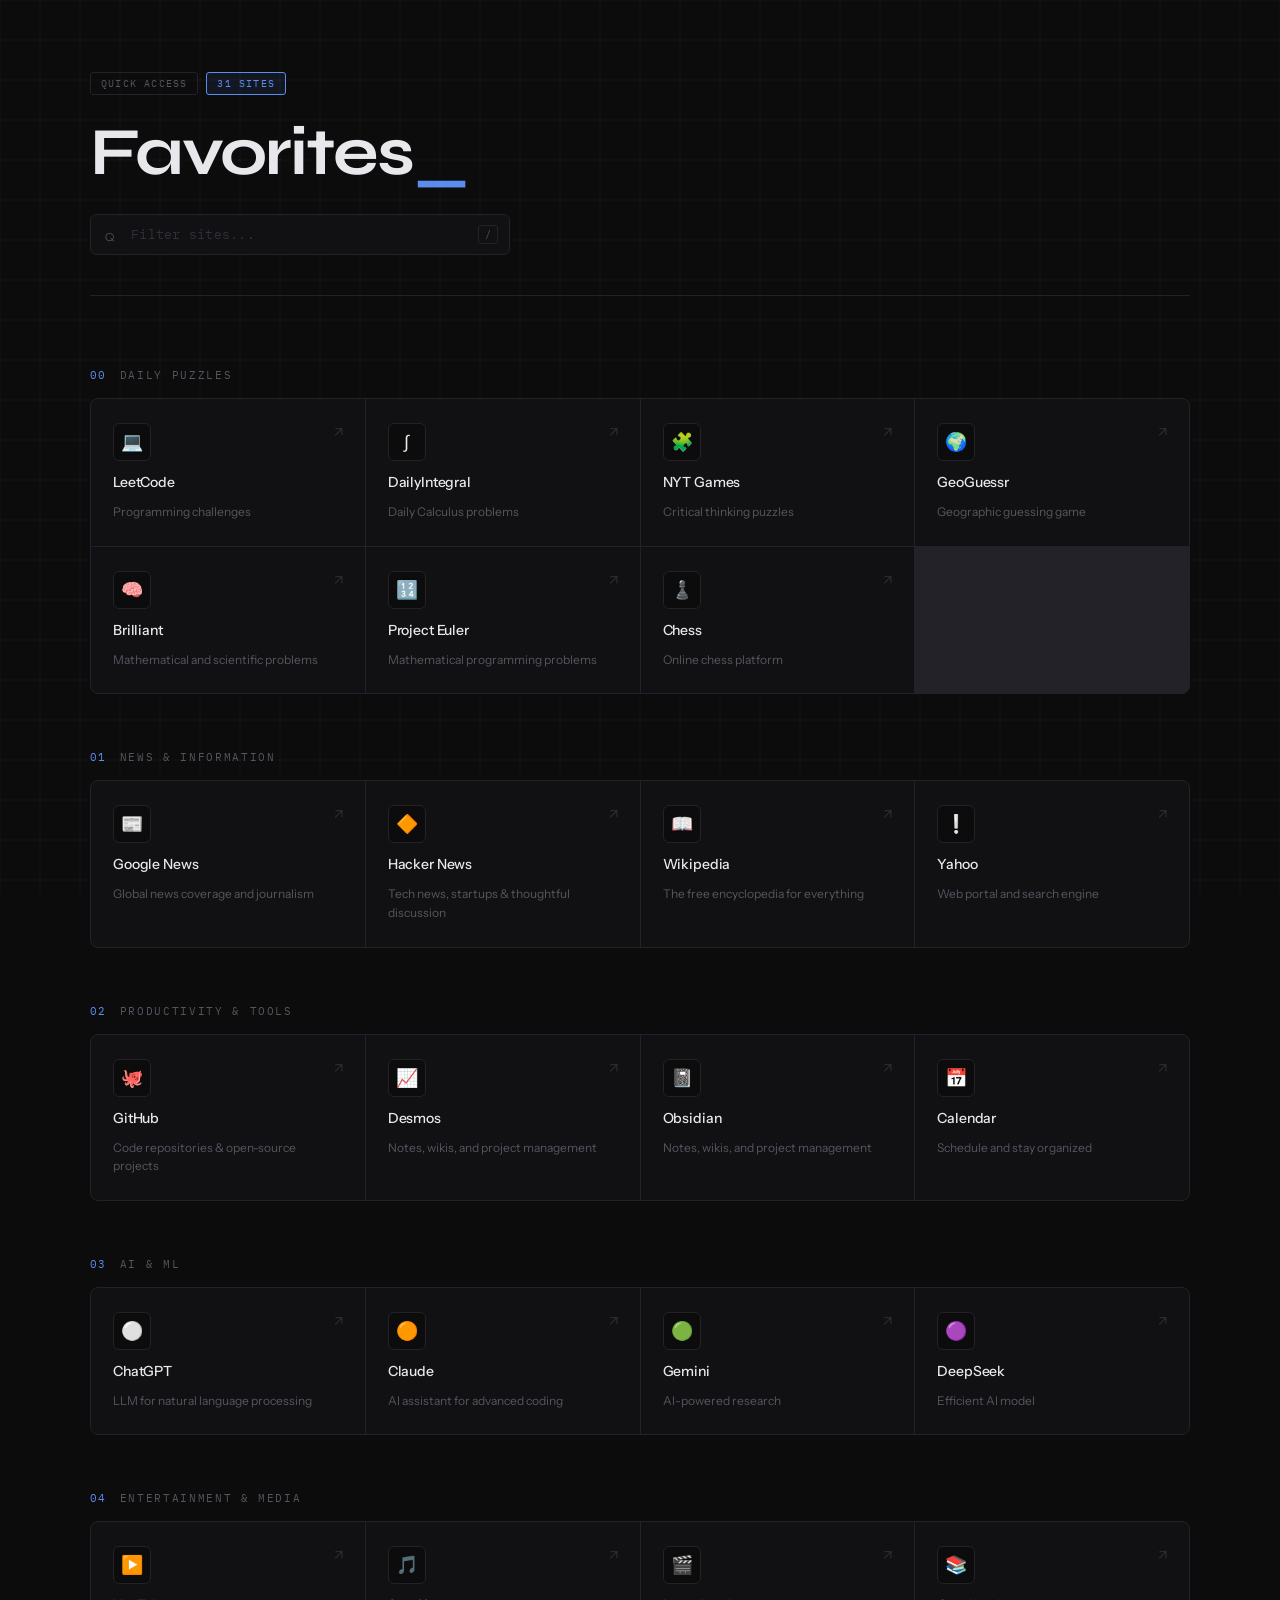
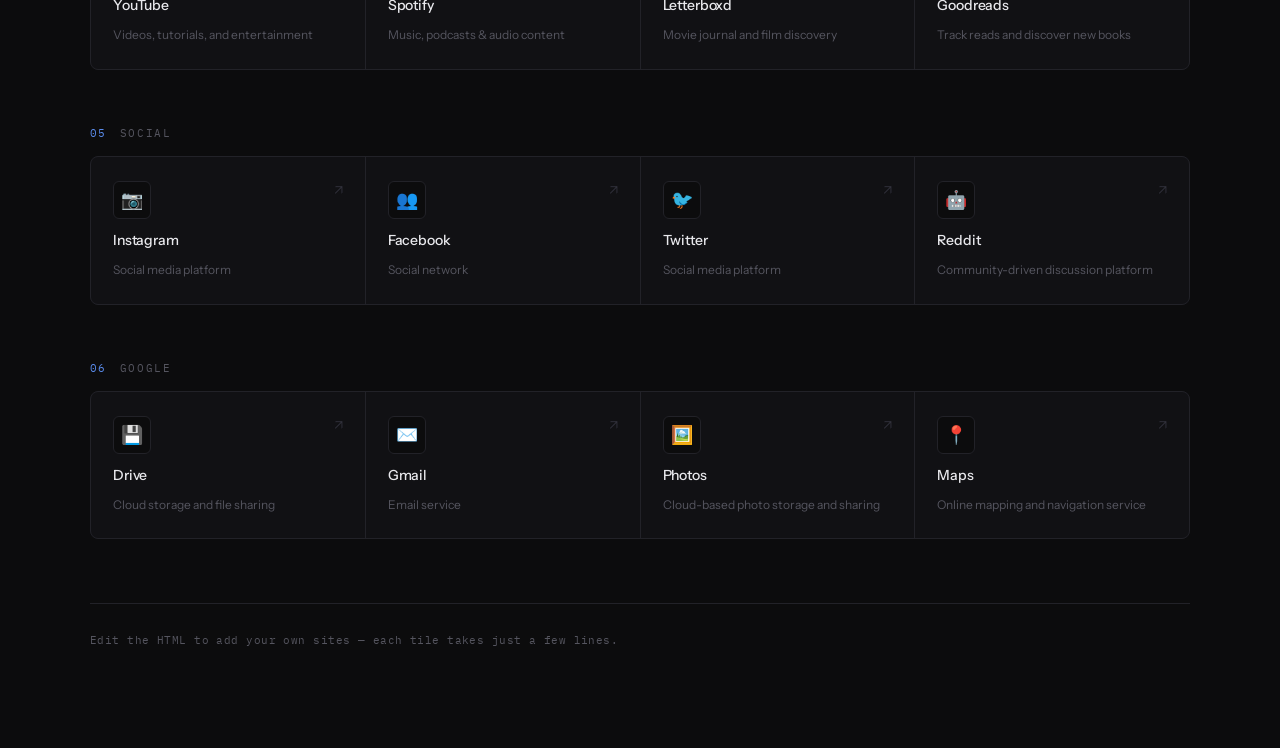
<file: index.html>
<!DOCTYPE html>
<html lang="en">
<head>
  <meta charset="UTF-8" />
  <meta name="viewport" content="width=device-width, initial-scale=1.0"/>
  <title>My Favorites</title>
  <link rel="preconnect" href="https://fonts.googleapis.com">
  <link href="https://fonts.googleapis.com/css2?family=Syne:wght@400;600;700&family=IBM+Plex+Mono:wght@400;500&family=Instrument+Sans:wght@300;400;500&display=swap" rel="stylesheet">
  <link rel="stylesheet" href="style.css" />
</head>
<body>

  <canvas id="bg-canvas"></canvas>

  <header>
    <div class="header-meta">
      <span class="tag">QUICK ACCESS</span>
      <span class="tag tag-count">31 SITES</span>
    </div>
    <h1>Favorites<span class="cursor">_</span></h1>
    <p class="subtitle"></p>
    <div class="search-wrap">
      <span class="search-icon">⌕</span>
      <input
        id="search"
        class="search-input"
        type="text"
        placeholder="Filter sites..."
        autocomplete="off"
        spellcheck="false"
      />
      <kbd class="search-kbd">/</kbd>
    </div>
  </header>

  <main>

    <section>
      <div class="section-header">
        <span class="section-num">00</span>
        <p class="section-label">Daily Puzzles</p>
      </div>
      <div class="grid" id="news">
        <a class="tile" href="https://leetcode.com/problemset/" target="_blank" rel="noopener">
          <div class="tile-top">
            <div class="tile-icon">💻</div>
            <span class="tile-arrow">↗</span>
          </div>
          <div class="tile-name">LeetCode</div>
          <div class="tile-desc">Programming challenges</div>
        </a>
        <a class="tile" href="https://dailyintegral.com/" target="_blank" rel="noopener">
          <div class="tile-top">
            <div class="tile-icon">∫</div>
            <span class="tile-arrow">↗</span>
          </div>
          <div class="tile-name">DailyIntegral</div>
          <div class="tile-desc">Daily Calculus problems</div>
        </a>
        <a class="tile" href="https://www.nytimes.com/puzzles" target="_blank" rel="noopener">
          <div class="tile-top">
            <div class="tile-icon">🧩</div>
            <span class="tile-arrow">↗</span>
          </div>
          <div class="tile-name">NYT Games</div>
          <div class="tile-desc">Critical thinking puzzles</div>
        </a>
        <a class="tile" href="https://www.geoguessr.com/quiz/seterra" target="_blank" rel="noopener">
          <div class="tile-top">
            <div class="tile-icon">🌍</div>
            <span class="tile-arrow">↗</span>
          </div>
          <div class="tile-name">GeoGuessr</div>
          <div class="tile-desc">Geographic guessing game</div>
        </a>
        <a class="tile" href="https://brilliant.org/" target="_blank" rel="noopener">
          <div class="tile-top">
            <div class="tile-icon">🧠</div>
            <span class="tile-arrow">↗</span>
          </div>
          <div class="tile-name">Brilliant</div>
          <div class="tile-desc">Mathematical and scientific problems</div>
        </a>
        <a class="tile" href="https://projecteuler.net/about" target="_blank" rel="noopener">
          <div class="tile-top">
            <div class="tile-icon">🔢</div>
            <span class="tile-arrow">↗</span>
          </div>
          <div class="tile-name">Project Euler</div>
          <div class="tile-desc">Mathematical programming problems</div>
        </a>
        <a class="tile" href="https://www.chess.com/home" target="_blank" rel="noopener">
          <div class="tile-top">
            <div class="tile-icon">♟️</div>
            <span class="tile-arrow">↗</span>
          </div>
          <div class="tile-name">Chess</div>
          <div class="tile-desc">Online chess platform</div>
        </a>
      </div>
    </section>

    <section>
      <div class="section-header">
        <span class="section-num">01</span>
        <p class="section-label">News &amp; Information</p>
      </div>
      <div class="grid" id="news">
        <a class="tile" href="https://news.google.com/home?hl=en-US&gl=US&ceid=US:en" target="_blank" rel="noopener">
          <div class="tile-top">
            <div class="tile-icon">📰</div>
            <span class="tile-arrow">↗</span>
          </div>
          <div class="tile-name">Google News</div>
          <div class="tile-desc">Global news coverage and journalism</div>
        </a>
        <a class="tile" href="https://news.ycombinator.com" target="_blank" rel="noopener">
          <div class="tile-top">
            <div class="tile-icon">🔶</div>
            <span class="tile-arrow">↗</span>
          </div>
          <div class="tile-name">Hacker News</div>
          <div class="tile-desc">Tech news, startups &amp; thoughtful discussion</div>
        </a>
        <a class="tile" href="https://www.wikipedia.org" target="_blank" rel="noopener">
          <div class="tile-top">
            <div class="tile-icon">📖</div>
            <span class="tile-arrow">↗</span>
          </div>
          <div class="tile-name">Wikipedia</div>
          <div class="tile-desc">The free encyclopedia for everything</div>
        </a>
        <a class="tile" href="https://www.yahoo.com" target="_blank" rel="noopener">
          <div class="tile-top">
            <div class="tile-icon">❕</div>
            <span class="tile-arrow">↗</span>
          </div>
          <div class="tile-name">Yahoo</div>
          <div class="tile-desc">Web portal and search engine</div>
        </a>
      </div>
    </section>

    <section>
      <div class="section-header">
        <span class="section-num">02</span>
        <p class="section-label">Productivity &amp; Tools</p>
      </div>
      <div class="grid" id="tools">
        <a class="tile" href="https://github.com" target="_blank" rel="noopener">
          <div class="tile-top">
            <div class="tile-icon">🐙</div>
            <span class="tile-arrow">↗</span>
          </div>
          <div class="tile-name">GitHub</div>
          <div class="tile-desc">Code repositories &amp; open-source projects</div>
        </a>
        <a class="tile" href="https://www.desmos.com" target="_blank" rel="noopener">
          <div class="tile-top">
            <div class="tile-icon">📈</div>
            <span class="tile-arrow">↗</span>
          </div>
          <div class="tile-name">Desmos</div>
          <div class="tile-desc">Notes, wikis, and project management</div>
        </a>
        <a class="tile" href="https://obsidian.md/" target="_blank" rel="noopener">
          <div class="tile-top">
            <div class="tile-icon">📓</div>
            <span class="tile-arrow">↗</span>
          </div>
          <div class="tile-name">Obsidian</div>
          <div class="tile-desc">Notes, wikis, and project management</div>
        </a>
        <a class="tile" href="https://calendar.google.com" target="_blank" rel="noopener">
          <div class="tile-top">
            <div class="tile-icon">📅</div>
            <span class="tile-arrow">↗</span>
          </div>
          <div class="tile-name">Calendar</div>
          <div class="tile-desc">Schedule and stay organized</div>
        </a>
      </div>
    </section>

    <section>
      <div class="section-header">
        <span class="section-num">03</span>
        <p class="section-label">AI &amp; ML</p>
      </div>
      <div class="grid" id="media">
        <a class="tile" href="https://www.chatgpt.com" target="_blank" rel="noopener">
          <div class="tile-top">
            <div class="tile-icon">⚪</div>
            <span class="tile-arrow">↗</span>
          </div>
          <div class="tile-name">ChatGPT</div>
          <div class="tile-desc">LLM for natural language processing</div>
        </a>
        <a class="tile" href="https://claude.ai/new" target="_blank" rel="noopener">
          <div class="tile-top">
            <div class="tile-icon">🟠</div>
            <span class="tile-arrow">↗</span>
          </div>
          <div class="tile-name">Claude</div>
          <div class="tile-desc">AI assistant for advanced coding</div>
        </a>
        <a class="tile" href="https://gemini.google.com" target="_blank" rel="noopener">
          <div class="tile-top">
            <div class="tile-icon">🟢</div>
            <span class="tile-arrow">↗</span>
          </div>
          <div class="tile-name">Gemini</div>
          <div class="tile-desc">AI-powered research</div>
        </a>
        <a class="tile" href="https://chat.deepseek.com/" target="_blank" rel="noopener">
          <div class="tile-top">
            <div class="tile-icon">🟣</div>
            <span class="tile-arrow">↗</span>
          </div>
          <div class="tile-name">DeepSeek</div>
          <div class="tile-desc">Efficient AI model</div>
        </a>
      </div>
    </section>

    <section>
      <div class="section-header">
        <span class="section-num">04</span>
        <p class="section-label">Entertainment &amp; Media</p>
      </div>
      <div class="grid" id="media">
        <a class="tile" href="https://www.youtube.com" target="_blank" rel="noopener">
          <div class="tile-top">
            <div class="tile-icon">▶️</div>
            <span class="tile-arrow">↗</span>
          </div>
          <div class="tile-name">YouTube</div>
          <div class="tile-desc">Videos, tutorials, and entertainment</div>
        </a>
        <a class="tile" href="https://open.spotify.com" target="_blank" rel="noopener">
          <div class="tile-top">
            <div class="tile-icon">🎵</div>
            <span class="tile-arrow">↗</span>
          </div>
          <div class="tile-name">Spotify</div>
          <div class="tile-desc">Music, podcasts &amp; audio content</div>
        </a>
        <a class="tile" href="https://letterboxd.com" target="_blank" rel="noopener">
          <div class="tile-top">
            <div class="tile-icon">🎬</div>
            <span class="tile-arrow">↗</span>
          </div>
          <div class="tile-name">Letterboxd</div>
          <div class="tile-desc">Movie journal and film discovery</div>
        </a>
        <a class="tile" href="https://www.goodreads.com" target="_blank" rel="noopener">
          <div class="tile-top">
            <div class="tile-icon">📚</div>
            <span class="tile-arrow">↗</span>
          </div>
          <div class="tile-name">Goodreads</div>
          <div class="tile-desc">Track reads and discover new books</div>
        </a>
      </div>
    </section>

    <section>
      <div class="section-header">
        <span class="section-num">05</span>
        <p class="section-label">Social</p>
      </div>
      <div class="grid" id="media">
        <a class="tile" href="https://www.instagram.com/?hl=en" target="_blank" rel="noopener">
          <div class="tile-top">
            <div class="tile-icon">📷</div>
            <span class="tile-arrow">↗</span>
          </div>
          <div class="tile-name">Instagram</div>
          <div class="tile-desc">Social media platform</div>
        </a>
        <a class="tile" href="https://www.facebook.com/" target="_blank" rel="noopener">
          <div class="tile-top">
            <div class="tile-icon">👥</div>
            <span class="tile-arrow">↗</span>
          </div>
          <div class="tile-name">Facebook</div>
          <div class="tile-desc">Social network</div>
        </a>
        <a class="tile" href="https://twitter.com/" target="_blank" rel="noopener">
          <div class="tile-top">
            <div class="tile-icon">🐦</div>
            <span class="tile-arrow">↗</span>
          </div>
          <div class="tile-name">Twitter</div>
          <div class="tile-desc">Social media platform</div>
        </a>
        <a class="tile" href="https://www.reddit.com/" target="_blank" rel="noopener">
          <div class="tile-top">
            <div class="tile-icon">🤖</div>
            <span class="tile-arrow">↗</span>
          </div>
          <div class="tile-name">Reddit</div>
          <div class="tile-desc">Community-driven discussion platform</div>
        </a>
      </div>
    </section>

    <section>
      <div class="section-header">
        <span class="section-num">06</span>
        <p class="section-label">Google</p>
      </div>
      <div class="grid" id="media">
        <a class="tile" href="https://drive.google.com" target="_blank" rel="noopener">
          <div class="tile-top">
            <div class="tile-icon">💾</div>
            <span class="tile-arrow">↗</span>
          </div>
          <div class="tile-name">Drive</div>
          <div class="tile-desc">Cloud storage and file sharing</div>
        </a>
        <a class="tile" href="https://mail.google.com/" target="_blank" rel="noopener">
          <div class="tile-top">
            <div class="tile-icon">✉️</div>
            <span class="tile-arrow">↗</span>
          </div>
          <div class="tile-name">Gmail</div>
          <div class="tile-desc">Email service</div>
        </a>
        <a class="tile" href="https://photos.google.com/" target="_blank" rel="noopener">
          <div class="tile-top">
            <div class="tile-icon">🖼️</div>
            <span class="tile-arrow">↗</span>
          </div>
          <div class="tile-name">Photos</div>
          <div class="tile-desc">Cloud-based photo storage and sharing</div>
        </a>
        <a class="tile" href="https://www.google.com/maps" target="_blank" rel="noopener">
          <div class="tile-top">
            <div class="tile-icon">📍</div>
            <span class="tile-arrow">↗</span>
          </div>
          <div class="tile-name">Maps</div>
          <div class="tile-desc">Online mapping and navigation service</div>
        </a>
      </div>
    </section>

  </main>

  <footer>
    <span class="footer-label">Edit the HTML to add your own sites — each tile takes just a few lines.</span>
  </footer>

  <script>
    /* ── Animated grid canvas ── */
    const canvas = document.getElementById('bg-canvas');
    const ctx = canvas.getContext('2d');
    const CELL = 40;
    let W, H, cols, rows, pulses = [];

    function resize() {
      W = canvas.width  = window.innerWidth;
      H = canvas.height = window.innerHeight;
      cols = Math.ceil(W / CELL) + 1;
      rows = Math.ceil(H / CELL) + 1;
    }

    function spawnPulse() {
      pulses.push({
        x: Math.floor(Math.random() * cols),
        y: Math.floor(Math.random() * rows),
        r: 0,
        maxR: 5 + Math.random() * 7,
        alpha: 0.45 + Math.random() * 0.3
      });
    }

    function drawGrid() {
      ctx.clearRect(0, 0, W, H);

      /* static grid lines */
      ctx.strokeStyle = 'rgba(255,255,255,0.03)';
      ctx.lineWidth = 1;
      for (let c = 0; c <= cols; c++) {
        ctx.beginPath(); ctx.moveTo(c * CELL, 0); ctx.lineTo(c * CELL, H); ctx.stroke();
      }
      for (let r = 0; r <= rows; r++) {
        ctx.beginPath(); ctx.moveTo(0, r * CELL); ctx.lineTo(W, r * CELL); ctx.stroke();
      }

      /* intersection dots */
      ctx.fillStyle = 'rgba(255,255,255,0.05)';
      for (let c = 0; c <= cols; c++) {
        for (let r = 0; r <= rows; r++) {
          ctx.beginPath(); ctx.arc(c * CELL, r * CELL, 1, 0, Math.PI * 2); ctx.fill();
        }
      }
    }

    let lastSpawn = 0;
    function loop(t) {
      if (t - lastSpawn > 1600) { spawnPulse(); lastSpawn = t; }
      drawGrid();
      requestAnimationFrame(loop);
    }

    window.addEventListener('resize', resize);
    resize();
    spawnPulse();
    requestAnimationFrame(loop);

    /* ── Search / filter ── */
    const input    = document.getElementById('search');
    const tiles    = document.querySelectorAll('.tile');
    const sections = document.querySelectorAll('section');

    input.addEventListener('input', () => {
      const q = input.value.trim().toLowerCase();
      tiles.forEach(t => {
        const match = !q || t.textContent.toLowerCase().includes(q);
        t.style.display = match ? '' : 'none';
      });
      sections.forEach(sec => {
        const anyVisible = [...sec.querySelectorAll('.tile')].some(t => t.style.display !== 'none');
        sec.style.display = anyVisible ? '' : 'none';
      });
    });

    /* "/" shortcut to focus search */
    document.addEventListener('keydown', e => {
      if (e.key === '/' && document.activeElement !== input) {
        e.preventDefault(); input.focus();
      }
      if (e.key === 'Escape') { input.blur(); input.value = ''; input.dispatchEvent(new Event('input')); }
    });
  </script>

</body>
</html>
</file>
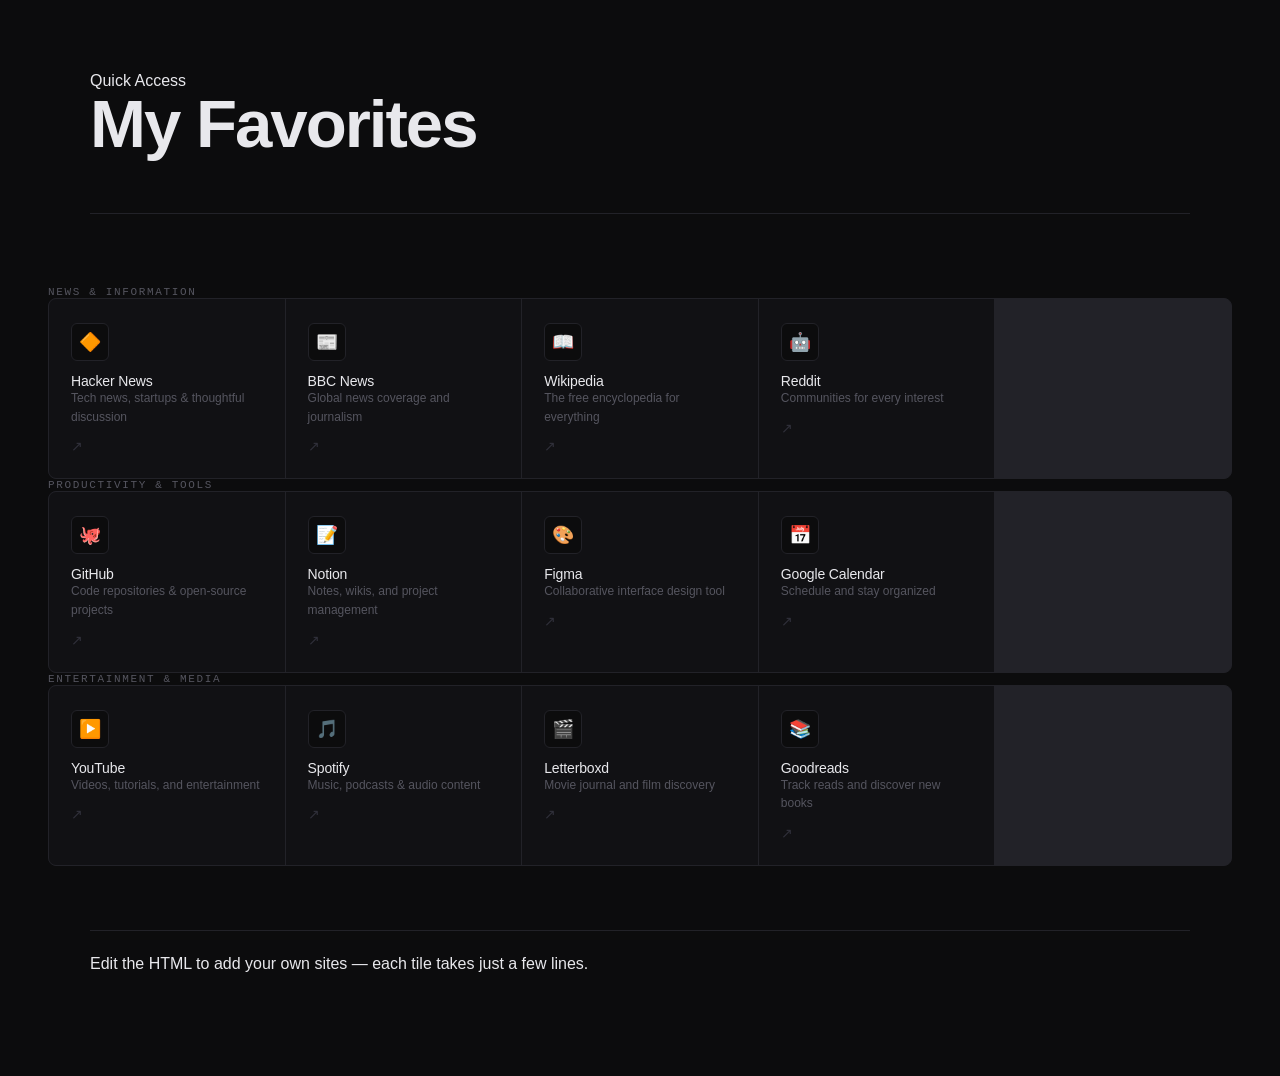
<file: favorites.html>
<!DOCTYPE html>
<html lang="en">
<head>
  <meta charset="UTF-8" />
  <meta name="viewport" content="width=device-width, initial-scale=1.0"/>
  <title>My Favorites</title>
  <link rel="preconnect" href="https://fonts.googleapis.com">
  <link href="https://fonts.googleapis.com/css2?family=Playfair+Display:wght@400;600&family=DM+Sans:wght@300;400;500&display=swap" rel="stylesheet">
  <link rel="stylesheet" href="style.css" />
</head>
<body>

  <header>
    <p class="eyebrow">Quick Access</p>
    <h1>My <span>Favorites</span></h1>
    <div class="divider"></div>
  </header>

  <p class="section-label">News &amp; Information</p>
  <div class="grid" id="news">
    <a class="tile" href="https://news.ycombinator.com" target="_blank" rel="noopener">
      <div class="tile-icon">🔶</div>
      <div class="tile-body">
        <div class="tile-name">Hacker News</div>
        <div class="tile-desc">Tech news, startups & thoughtful discussion</div>
      </div>
      <span class="tile-arrow">↗</span>
    </a>
    <a class="tile" href="https://www.bbc.com/news" target="_blank" rel="noopener">
      <div class="tile-icon">📰</div>
      <div class="tile-body">
        <div class="tile-name">BBC News</div>
        <div class="tile-desc">Global news coverage and journalism</div>
      </div>
      <span class="tile-arrow">↗</span>
    </a>
    <a class="tile" href="https://www.wikipedia.org" target="_blank" rel="noopener">
      <div class="tile-icon">📖</div>
      <div class="tile-body">
        <div class="tile-name">Wikipedia</div>
        <div class="tile-desc">The free encyclopedia for everything</div>
      </div>
      <span class="tile-arrow">↗</span>
    </a>
    <a class="tile" href="https://www.reddit.com" target="_blank" rel="noopener">
      <div class="tile-icon">🤖</div>
      <div class="tile-body">
        <div class="tile-name">Reddit</div>
        <div class="tile-desc">Communities for every interest</div>
      </div>
      <span class="tile-arrow">↗</span>
    </a>
  </div>

  <p class="section-label">Productivity &amp; Tools</p>
  <div class="grid" id="tools">
    <a class="tile" href="https://github.com" target="_blank" rel="noopener">
      <div class="tile-icon">🐙</div>
      <div class="tile-body">
        <div class="tile-name">GitHub</div>
        <div class="tile-desc">Code repositories & open-source projects</div>
      </div>
      <span class="tile-arrow">↗</span>
    </a>
    <a class="tile" href="https://www.notion.so" target="_blank" rel="noopener">
      <div class="tile-icon">📝</div>
      <div class="tile-body">
        <div class="tile-name">Notion</div>
        <div class="tile-desc">Notes, wikis, and project management</div>
      </div>
      <span class="tile-arrow">↗</span>
    </a>
    <a class="tile" href="https://www.figma.com" target="_blank" rel="noopener">
      <div class="tile-icon">🎨</div>
      <div class="tile-body">
        <div class="tile-name">Figma</div>
        <div class="tile-desc">Collaborative interface design tool</div>
      </div>
      <span class="tile-arrow">↗</span>
    </a>
    <a class="tile" href="https://calendar.google.com" target="_blank" rel="noopener">
      <div class="tile-icon">📅</div>
      <div class="tile-body">
        <div class="tile-name">Google Calendar</div>
        <div class="tile-desc">Schedule and stay organized</div>
      </div>
      <span class="tile-arrow">↗</span>
    </a>
  </div>

  <p class="section-label">Entertainment &amp; Media</p>
  <div class="grid" id="media">
    <a class="tile" href="https://www.youtube.com" target="_blank" rel="noopener">
      <div class="tile-icon">▶️</div>
      <div class="tile-body">
        <div class="tile-name">YouTube</div>
        <div class="tile-desc">Videos, tutorials, and entertainment</div>
      </div>
      <span class="tile-arrow">↗</span>
    </a>
    <a class="tile" href="https://open.spotify.com" target="_blank" rel="noopener">
      <div class="tile-icon">🎵</div>
      <div class="tile-body">
        <div class="tile-name">Spotify</div>
        <div class="tile-desc">Music, podcasts & audio content</div>
      </div>
      <span class="tile-arrow">↗</span>
    </a>
    <a class="tile" href="https://letterboxd.com" target="_blank" rel="noopener">
      <div class="tile-icon">🎬</div>
      <div class="tile-body">
        <div class="tile-name">Letterboxd</div>
        <div class="tile-desc">Movie journal and film discovery</div>
      </div>
      <span class="tile-arrow">↗</span>
    </a>
    <a class="tile" href="https://www.goodreads.com" target="_blank" rel="noopener">
      <div class="tile-icon">📚</div>
      <div class="tile-body">
        <div class="tile-name">Goodreads</div>
        <div class="tile-desc">Track reads and discover new books</div>
      </div>
      <span class="tile-arrow">↗</span>
    </a>
  </div>

  <footer>Edit the HTML to add your own sites &mdash; each tile takes just a few lines.</footer>

</body>
</html>
</file>
<file: style.css>
:root {
  --bg:           #0c0c0d;
  --surface:      #111114;
  --surface-2:    #18181d;
  --border:       #222228;
  --border-hover: #3a3a45;
  --text-primary: #e8e8ec;
  --text-muted:   #55555f;
  --text-dim:     #30303a;
  --accent:       #5b8dee;
  --accent-subtle:#5b8dee18;
  --mono:         'IBM Plex Mono', monospace;
}

*, *::before, *::after { box-sizing: border-box; margin: 0; padding: 0; }

body {
  background: var(--bg);
  color: var(--text-primary);
  font-family: 'Instrument Sans', sans-serif;
  min-height: 100vh;
  padding: 72px 48px 100px;
  position: relative;
  overflow-x: hidden;
}

/* ── ANIMATED CANVAS BACKGROUND ─────────── */

#bg-canvas {
  position: fixed;
  inset: 0;
  width: 100%;
  height: 100%;
  pointer-events: none;
  z-index: 0;
}

/* ── HEADER ─────────────────────────────── */

header {
  position: relative;
  z-index: 1;
  max-width: 1100px;
  margin: 0 auto 72px;
  padding-bottom: 40px;
  border-bottom: 1px solid var(--border);
  opacity: 0;
  animation: slideIn 0.5s ease 0.05s forwards;
}

.header-meta {
  display: flex;
  gap: 8px;
  margin-bottom: 24px;
}

.tag {
  font-family: var(--mono);
  font-size: 10px;
  letter-spacing: 0.12em;
  color: var(--text-muted);
  border: 1px solid var(--border);
  padding: 4px 10px;
  border-radius: 3px;
}

.tag-count {
  color: var(--accent);
  border-color: var(--accent);
  background: var(--accent-subtle);
}

h1 {
  font-family: 'Syne', sans-serif;
  font-size: clamp(2.4rem, 6vw, 4.2rem);
  font-weight: 700;
  color: var(--text-primary);
  letter-spacing: -0.03em;
  line-height: 1;
  margin-bottom: 16px;
}

.cursor {
  color: var(--accent);
  animation: blink 1.1s step-end infinite;
}

@keyframes blink {
  0%, 100% { opacity: 1; }
  50%       { opacity: 0; }
}

.subtitle {
  font-size: 14px;
  color: var(--text-muted);
  font-weight: 300;
  letter-spacing: 0.01em;
  margin-bottom: 28px;
}

/* ── SEARCH BAR ──────────────────────────── */

.search-wrap {
  position: relative;
  display: flex;
  align-items: center;
  max-width: 420px;
}

.search-icon {
  position: absolute;
  left: 14px;
  font-size: 18px;
  color: var(--text-muted);
  pointer-events: none;
  line-height: 1;
  transform: scaleX(-1);
  user-select: none;
}

.search-input {
  width: 100%;
  background: var(--surface);
  border: 1px solid var(--border);
  border-radius: 6px;
  padding: 11px 48px 11px 40px;
  color: var(--text-primary);
  font-family: var(--mono);
  font-size: 13px;
  letter-spacing: 0.02em;
  outline: none;
  transition: border-color 0.18s ease, background 0.18s ease;
  caret-color: var(--accent);
}

.search-input::placeholder {
  color: var(--text-dim);
}

.search-input:focus {
  border-color: var(--accent);
  background: var(--surface-2);
}

.search-kbd {
  position: absolute;
  right: 12px;
  font-family: var(--mono);
  font-size: 10px;
  color: var(--text-muted);
  border: 1px solid var(--border);
  border-radius: 3px;
  padding: 2px 6px;
  pointer-events: none;
  transition: opacity 0.15s ease;
}

.search-input:focus ~ .search-kbd {
  opacity: 0;
}

/* ── MAIN ────────────────────────────────── */

main {
  position: relative;
  z-index: 1;
  max-width: 1100px;
  margin: 0 auto;
  display: flex;
  flex-direction: column;
  gap: 56px;
}

/* ── SECTION HEADERS ─────────────────────── */

.section-header {
  display: flex;
  align-items: center;
  gap: 14px;
  margin-bottom: 16px;
  opacity: 0;
  animation: slideIn 0.5s ease forwards;
}

.section-num {
  font-family: var(--mono);
  font-size: 11px;
  color: var(--accent);
  letter-spacing: 0.08em;
}

.section-label {
  font-family: var(--mono);
  font-size: 11px;
  letter-spacing: 0.15em;
  text-transform: uppercase;
  color: var(--text-muted);
}

section:nth-of-type(1) .section-header { animation-delay: 0.1s; }
section:nth-of-type(2) .section-header { animation-delay: 0.35s; }
section:nth-of-type(3) .section-header { animation-delay: 0.60s; }

/* ── GRID ────────────────────────────────── */

.grid {
  display: grid;
  grid-template-columns: repeat(auto-fill, minmax(230px, 1fr));
  gap: 1px;
  border: 1px solid var(--border);
  border-radius: 8px;
  overflow: hidden;
  background: var(--border);
}

/* ── TILES ───────────────────────────────── */

.tile {
  background: var(--surface);
  padding: 24px 22px;
  text-decoration: none;
  color: inherit;
  display: flex;
  flex-direction: column;
  gap: 12px;
  position: relative;
  transition: background 0.18s ease;
  opacity: 0;
  animation: slideIn 0.45s ease forwards;
}

.tile:hover { background: var(--surface-2); }
.tile:hover .tile-name { color: var(--accent); }
.tile:hover .tile-arrow { color: var(--accent); transform: translate(2px, -2px); }

.tile-top {
  display: flex;
  justify-content: space-between;
  align-items: flex-start;
}

.tile-icon {
  width: 38px;
  height: 38px;
  border-radius: 6px;
  background: var(--bg);
  border: 1px solid var(--border);
  display: flex;
  align-items: center;
  justify-content: center;
  font-size: 18px;
}

.tile-arrow {
  font-size: 14px;
  color: var(--text-dim);
  transition: color 0.18s ease, transform 0.18s ease;
}

.tile-name {
  font-size: 14px;
  font-weight: 500;
  color: var(--text-primary);
  letter-spacing: -0.01em;
  transition: color 0.18s ease;
}

.tile-desc {
  font-size: 12px;
  color: var(--text-muted);
  line-height: 1.55;
  font-weight: 300;
}

/* ── STAGGER DELAYS ──────────────────────── */

#news  .tile:nth-child(1) { animation-delay: 0.15s; }
#news  .tile:nth-child(2) { animation-delay: 0.20s; }
#news  .tile:nth-child(3) { animation-delay: 0.25s; }
#news  .tile:nth-child(4) { animation-delay: 0.30s; }
#tools .tile:nth-child(1) { animation-delay: 0.40s; }
#tools .tile:nth-child(2) { animation-delay: 0.45s; }
#tools .tile:nth-child(3) { animation-delay: 0.50s; }
#tools .tile:nth-child(4) { animation-delay: 0.55s; }
#media .tile:nth-child(1) { animation-delay: 0.65s; }
#media .tile:nth-child(2) { animation-delay: 0.70s; }
#media .tile:nth-child(3) { animation-delay: 0.75s; }
#media .tile:nth-child(4) { animation-delay: 0.80s; }

/* ── ANIMATION ───────────────────────────── */

@keyframes slideIn {
  from { opacity: 0; transform: translateY(12px); }
  to   { opacity: 1; transform: translateY(0); }
}

/* ── FOOTER ──────────────────────────────── */

footer {
  position: relative;
  z-index: 1;
  max-width: 1100px;
  margin: 64px auto 0;
  padding-top: 24px;
  border-top: 1px solid var(--border);
  opacity: 0;
  animation: slideIn 0.5s ease 0.9s forwards;
}

.footer-label {
  font-family: var(--mono);
  font-size: 11px;
  color: var(--text-muted);
  letter-spacing: 0.04em;
}

/* ── RESPONSIVE ──────────────────────────── */

@media (max-width: 600px) {
  body { padding: 40px 20px 60px; }
  .grid { grid-template-columns: 1fr 1fr; }
  h1   { font-size: 2.4rem; }
  .search-wrap { max-width: 100%; }
}

@media (max-width: 380px) {
  .grid { grid-template-columns: 1fr; }
}
</file>
